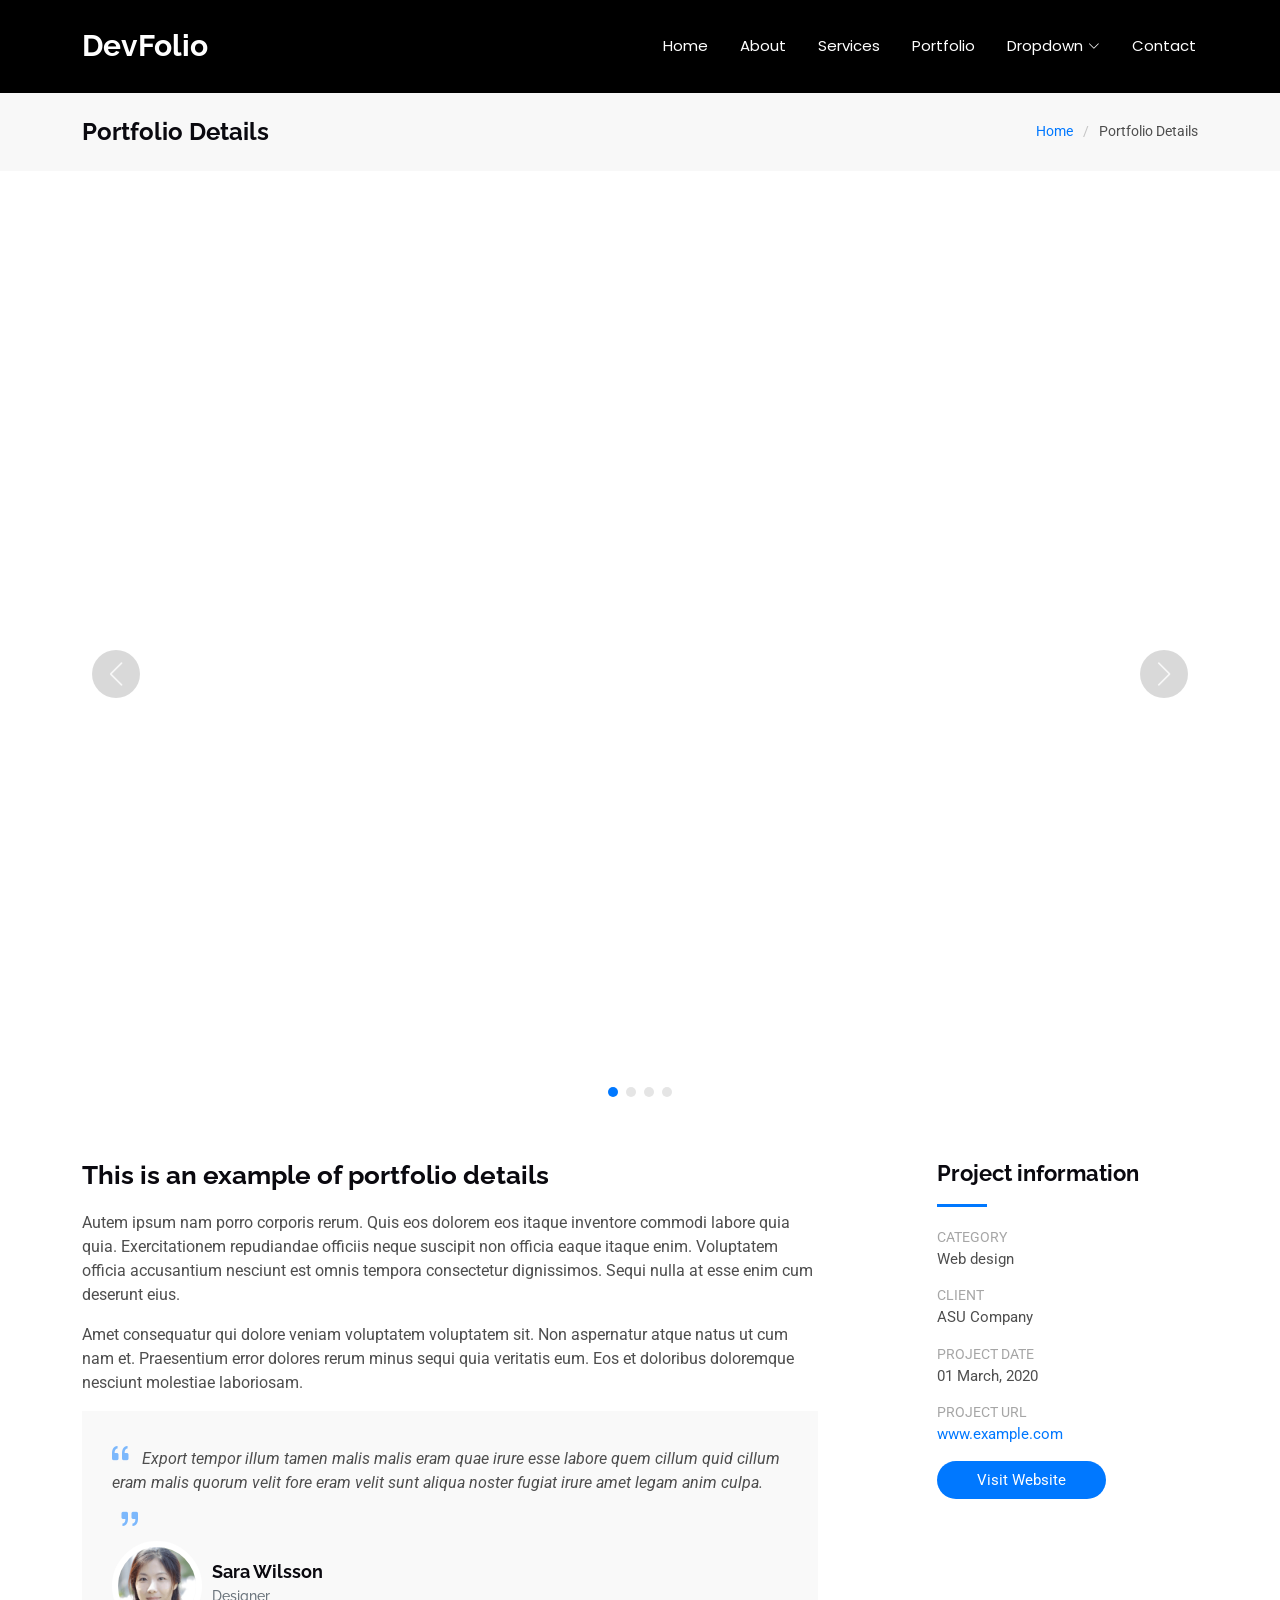
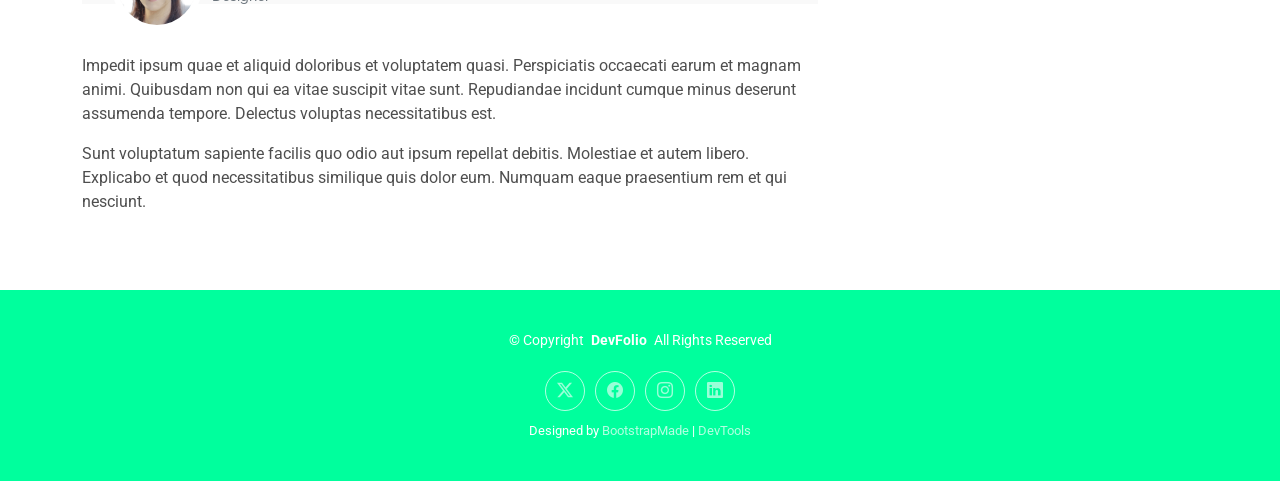
<file: portfolio-details copy.html>
<!DOCTYPE html>
<html lang="en">

<head>
  <meta charset="utf-8">
  <meta content="width=device-width, initial-scale=1.0" name="viewport">
  <title>Portfolio Details - DevFolio Bootstrap Template</title>
  <meta name="description" content="">
  <meta name="keywords" content="">

  <!-- Favicons -->
  <link href="assets/img/favicon.png" rel="icon">
  <link href="assets/img/apple-touch-icon.png" rel="apple-touch-icon">

  <!-- Fonts -->
  <link href="https://fonts.googleapis.com" rel="preconnect">
  <link href="https://fonts.gstatic.com" rel="preconnect" crossorigin>
  <link href="https://fonts.googleapis.com/css2?family=Roboto:ital,wght@0,100;0,300;0,400;0,500;0,700;0,900;1,100;1,300;1,400;1,500;1,700;1,900&family=Poppins:ital,wght@0,100;0,200;0,300;0,400;0,500;0,600;0,700;0,800;0,900;1,100;1,200;1,300;1,400;1,500;1,600;1,700;1,800;1,900&family=Raleway:ital,wght@0,100;0,200;0,300;0,400;0,500;0,600;0,700;0,800;0,900;1,100;1,200;1,300;1,400;1,500;1,600;1,700;1,800;1,900&display=swap" rel="stylesheet">

  <!-- Vendor CSS Files -->
  <link href="assets/vendor/bootstrap/css/bootstrap.min.css" rel="stylesheet">
  <link href="assets/vendor/bootstrap-icons/bootstrap-icons.css" rel="stylesheet">
  <link href="assets/vendor/aos/aos.css" rel="stylesheet">
  <link href="assets/vendor/glightbox/css/glightbox.min.css" rel="stylesheet">
  <link href="assets/vendor/swiper/swiper-bundle.min.css" rel="stylesheet">

  <!-- Main CSS File -->
  <link href="assets/css/main.css" rel="stylesheet">

  <!-- =======================================================
  * Template Name: DevFolio
  * Template URL: https://bootstrapmade.com/devfolio-bootstrap-portfolio-html-template/
  * Updated: Aug 07 2024 with Bootstrap v5.3.3
  * Author: BootstrapMade.com
  * License: https://bootstrapmade.com/license/
  ======================================================== -->
</head>

<body class="portfolio-details-page">

  <header id="header" class="header d-flex align-items-center sticky-top">
    <div class="container-fluid container-xl position-relative d-flex align-items-center justify-content-between">

      <a href="index.html" class="logo d-flex align-items-center">
        <!-- Uncomment the line below if you also wish to use an image logo -->
        <!-- <img src="assets/img/logo.png" alt=""> -->
        <h1 class="sitename">DevFolio</h1>
      </a>

      <nav id="navmenu" class="navmenu">
        <ul>
          <li><a href="#hero">Home<br></a></li>
          <li><a href="#about">About</a></li>
          <li><a href="#services">Services</a></li>
          <li><a href="#portfolio">Portfolio</a></li>
          <li class="dropdown"><a href="#"><span>Dropdown</span> <i class="bi bi-chevron-down toggle-dropdown"></i></a>
            <ul>
              <li><a href="#">Dropdown 1</a></li>
              <li class="dropdown"><a href="#"><span>Deep Dropdown</span> <i class="bi bi-chevron-down toggle-dropdown"></i></a>
                <ul>
                  <li><a href="#">Deep Dropdown 1</a></li>
                  <li><a href="#">Deep Dropdown 2</a></li>
                  <li><a href="#">Deep Dropdown 3</a></li>
                  <li><a href="#">Deep Dropdown 4</a></li>
                  <li><a href="#">Deep Dropdown 5</a></li>
                </ul>
              </li>
              <li><a href="#">Dropdown 2</a></li>
              <li><a href="#">Dropdown 3</a></li>
              <li><a href="#">Dropdown 4</a></li>
            </ul>
          </li>
          <li><a href="#contact">Contact</a></li>
        </ul>
        <i class="mobile-nav-toggle d-xl-none bi bi-list"></i>
      </nav>

    </div>
  </header>

  <main class="main">

    <!-- Page Title -->
    <div class="page-title" data-aos="fade">
      <div class="container d-lg-flex justify-content-between align-items-center">
        <h1 class="mb-2 mb-lg-0">Portfolio Details</h1>
        <nav class="breadcrumbs">
          <ol>
            <li><a href="index.html">Home</a></li>
            <li class="current">Portfolio Details</li>
          </ol>
        </nav>
      </div>
    </div><!-- End Page Title -->

    <!-- Portfolio Details Section -->
    <section id="portfolio-details" class="portfolio-details section">

      <div class="container" data-aos="fade-up">

        <div class="portfolio-details-slider swiper init-swiper">
          <script type="application/json" class="swiper-config">
            {
              "loop": true,
              "speed": 600,
              "autoplay": {
                "delay": 5000
              },
              "slidesPerView": "auto",
              "navigation": {
                "nextEl": ".swiper-button-next",
                "prevEl": ".swiper-button-prev"
              },
              "pagination": {
                "el": ".swiper-pagination",
                "type": "bullets",
                "clickable": true
              }
            }
          </script>
          <div class="swiper-wrapper align-items-center">

            <div class="swiper-slide">
              <iframe width="560" height="315" src="https://www.youtube.com/embed/xWLmsCE_w4k?autoplay=1&mute=1"></iframe>
            </div>

            <div class="swiper-slide">
              <img src="assets/img/portfolio/product-1.jpg" alt="">
            </div>

            <div class="swiper-slide">
              <img src="assets/img/portfolio/branding-1.jpg" alt="">
            </div>

            <div class="swiper-slide">
              <img src="assets/img/portfolio/books-1.jpg" alt="">
            </div>

          </div>
          <div class="swiper-button-prev"></div>
          <div class="swiper-button-next"></div>
          <div class="swiper-pagination"></div>
        </div>

        <div class="row justify-content-between gy-4 mt-4">

          <div class="col-lg-8" data-aos="fade-up">
            <div class="portfolio-description">
              <h2>This is an example of portfolio details</h2>
              <p>
                Autem ipsum nam porro corporis rerum. Quis eos dolorem eos itaque inventore commodi labore quia quia. Exercitationem repudiandae officiis neque suscipit non officia eaque itaque enim. Voluptatem officia accusantium nesciunt est omnis tempora consectetur dignissimos. Sequi nulla at esse enim cum deserunt eius.
              </p>
              <p>
                Amet consequatur qui dolore veniam voluptatem voluptatem sit. Non aspernatur atque natus ut cum nam et. Praesentium error dolores rerum minus sequi quia veritatis eum. Eos et doloribus doloremque nesciunt molestiae laboriosam.
              </p>

              <div class="testimonial-item">
                <p>
                  <i class="bi bi-quote quote-icon-left"></i>
                  <span>Export tempor illum tamen malis malis eram quae irure esse labore quem cillum quid cillum eram malis quorum velit fore eram velit sunt aliqua noster fugiat irure amet legam anim culpa.</span>
                  <i class="bi bi-quote quote-icon-right"></i>
                </p>
                <div>
                  <img src="assets/img/testimonials/testimonials-2.jpg" class="testimonial-img" alt="">
                  <h3>Sara Wilsson</h3>
                  <h4>Designer</h4>
                </div>
              </div>

              <p>
                Impedit ipsum quae et aliquid doloribus et voluptatem quasi. Perspiciatis occaecati earum et magnam animi. Quibusdam non qui ea vitae suscipit vitae sunt. Repudiandae incidunt cumque minus deserunt assumenda tempore. Delectus voluptas necessitatibus est.
              </p>

              <p>
                Sunt voluptatum sapiente facilis quo odio aut ipsum repellat debitis. Molestiae et autem libero. Explicabo et quod necessitatibus similique quis dolor eum. Numquam eaque praesentium rem et qui nesciunt.
              </p>

            </div>
          </div>

          <div class="col-lg-3" data-aos="fade-up" data-aos-delay="100">
            <div class="portfolio-info">
              <h3>Project information</h3>
              <ul>
                <li><strong>Category</strong> Web design</li>
                <li><strong>Client</strong> ASU Company</li>
                <li><strong>Project date</strong> 01 March, 2020</li>
                <li><strong>Project URL</strong> <a href="#">www.example.com</a></li>
                <li><a href="#" class="btn-visit align-self-start">Visit Website</a></li>
              </ul>
            </div>
          </div>

        </div>

      </div>

    </section><!-- /Portfolio Details Section -->

  </main>

  <footer id="footer" class="footer accent-background">

    <div class="container">
      <div class="copyright text-center ">
        <p>© <span>Copyright</span> <strong class="px-1 sitename">DevFolio</strong> <span>All Rights Reserved</span></p>
      </div>
      <div class="social-links d-flex justify-content-center">
        <a href=""><i class="bi bi-twitter-x"></i></a>
        <a href=""><i class="bi bi-facebook"></i></a>
        <a href=""><i class="bi bi-instagram"></i></a>
        <a href=""><i class="bi bi-linkedin"></i></a>
      </div>
      <div class="credits">
        <!-- All the links in the footer should remain intact. -->
        <!-- You can delete the links only if you've purchased the pro version. -->
        <!-- Licensing information: https://bootstrapmade.com/license/ -->
        <!-- Purchase the pro version with working PHP/AJAX contact form: [buy-url] -->
        Designed by <a href="https://bootstrapmade.com/">BootstrapMade</a> | <a href="https://bootstrapmade.com/tools/">DevTools</a>
      </div>
    </div>

  </footer>

  <!-- Scroll Top -->
  <a href="#" id="scroll-top" class="scroll-top d-flex align-items-center justify-content-center"><i class="bi bi-arrow-up-short"></i></a>

  <!-- Preloader -->
  <div id="preloader"></div>

  <!-- Vendor JS Files -->
  <script src="assets/vendor/bootstrap/js/bootstrap.bundle.min.js"></script>
  <script src="assets/vendor/php-email-form/validate.js"></script>
  <script src="assets/vendor/aos/aos.js"></script>
  <script src="assets/vendor/typed.js/typed.umd.js"></script>
  <script src="assets/vendor/waypoints/noframework.waypoints.js"></script>
  <script src="assets/vendor/purecounter/purecounter_vanilla.js"></script>
  <script src="assets/vendor/glightbox/js/glightbox.min.js"></script>
  <script src="assets/vendor/imagesloaded/imagesloaded.pkgd.min.js"></script>
  <script src="assets/vendor/isotope-layout/isotope.pkgd.min.js"></script>
  <script src="assets/vendor/swiper/swiper-bundle.min.js"></script>

  <!-- Main JS File -->
  <script src="assets/js/main.js"></script>

</body>

</html>
</file>
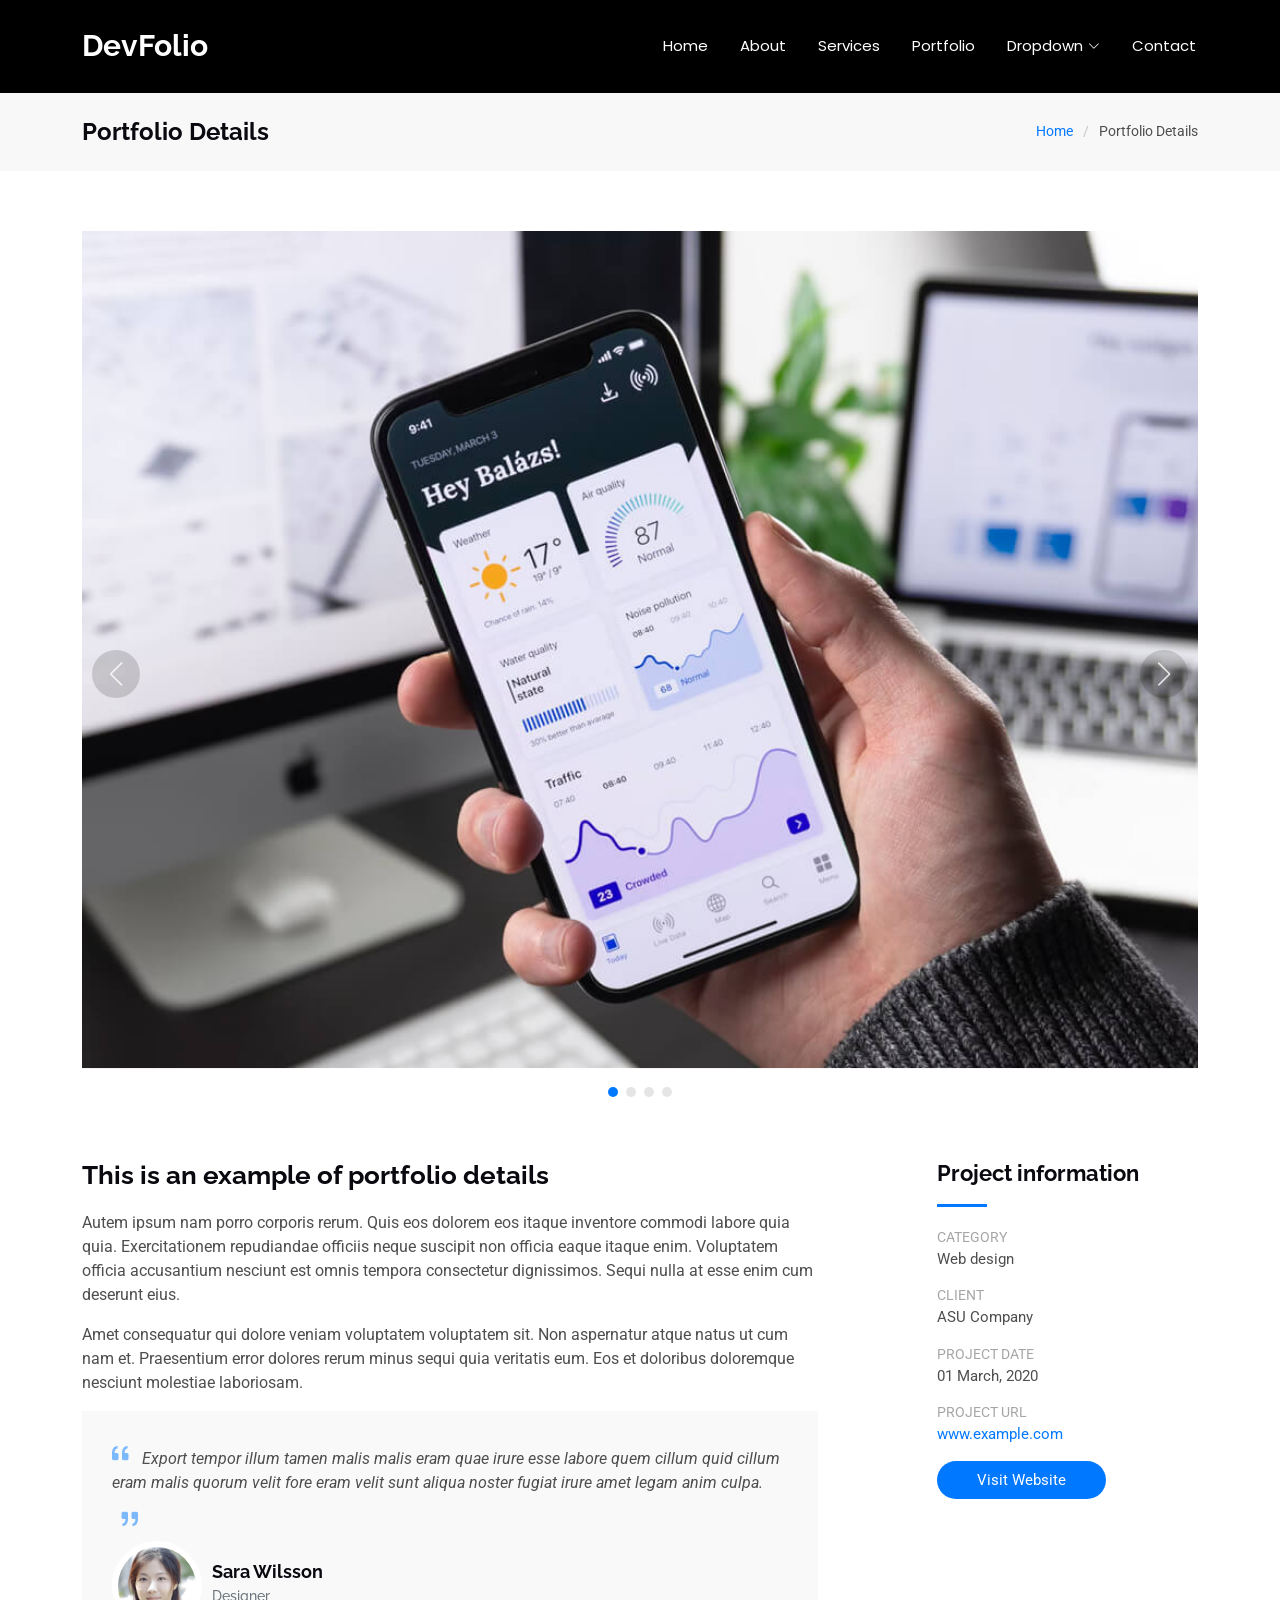
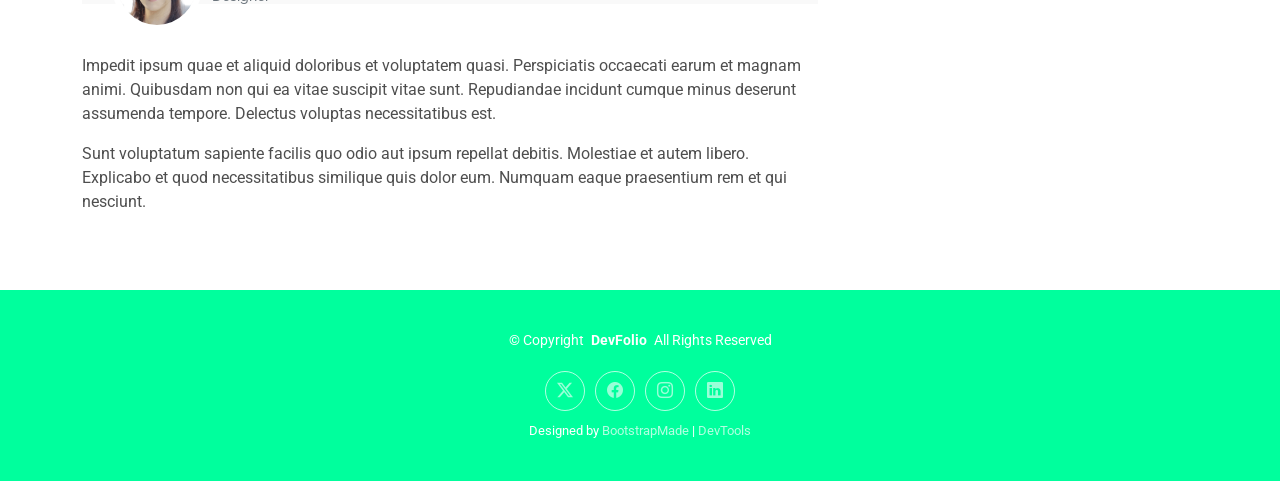
<file: portfolio-details.html>
<!DOCTYPE html>
<html lang="en">

<head>
  <meta charset="utf-8">
  <meta content="width=device-width, initial-scale=1.0" name="viewport">
  <title>Portfolio Details - DevFolio Bootstrap Template</title>
  <meta name="description" content="">
  <meta name="keywords" content="">

  <!-- Favicons -->
  <link href="assets/img/favicon.png" rel="icon">
  <link href="assets/img/apple-touch-icon.png" rel="apple-touch-icon">

  <!-- Fonts -->
  <link href="https://fonts.googleapis.com" rel="preconnect">
  <link href="https://fonts.gstatic.com" rel="preconnect" crossorigin>
  <link href="https://fonts.googleapis.com/css2?family=Roboto:ital,wght@0,100;0,300;0,400;0,500;0,700;0,900;1,100;1,300;1,400;1,500;1,700;1,900&family=Poppins:ital,wght@0,100;0,200;0,300;0,400;0,500;0,600;0,700;0,800;0,900;1,100;1,200;1,300;1,400;1,500;1,600;1,700;1,800;1,900&family=Raleway:ital,wght@0,100;0,200;0,300;0,400;0,500;0,600;0,700;0,800;0,900;1,100;1,200;1,300;1,400;1,500;1,600;1,700;1,800;1,900&display=swap" rel="stylesheet">

  <!-- Vendor CSS Files -->
  <link href="assets/vendor/bootstrap/css/bootstrap.min.css" rel="stylesheet">
  <link href="assets/vendor/bootstrap-icons/bootstrap-icons.css" rel="stylesheet">
  <link href="assets/vendor/aos/aos.css" rel="stylesheet">
  <link href="assets/vendor/glightbox/css/glightbox.min.css" rel="stylesheet">
  <link href="assets/vendor/swiper/swiper-bundle.min.css" rel="stylesheet">

  <!-- Main CSS File -->
  <link href="assets/css/main.css" rel="stylesheet">

  <!-- =======================================================
  * Template Name: DevFolio
  * Template URL: https://bootstrapmade.com/devfolio-bootstrap-portfolio-html-template/
  * Updated: Aug 07 2024 with Bootstrap v5.3.3
  * Author: BootstrapMade.com
  * License: https://bootstrapmade.com/license/
  ======================================================== -->
</head>

<body class="portfolio-details-page">

  <header id="header" class="header d-flex align-items-center sticky-top">
    <div class="container-fluid container-xl position-relative d-flex align-items-center justify-content-between">

      <a href="index.html" class="logo d-flex align-items-center">
        <!-- Uncomment the line below if you also wish to use an image logo -->
        <!-- <img src="assets/img/logo.png" alt=""> -->
        <h1 class="sitename">DevFolio</h1>
      </a>

      <nav id="navmenu" class="navmenu">
        <ul>
          <li><a href="#hero">Home<br></a></li>
          <li><a href="#about">About</a></li>
          <li><a href="#services">Services</a></li>
          <li><a href="#portfolio">Portfolio</a></li>
          <li class="dropdown"><a href="#"><span>Dropdown</span> <i class="bi bi-chevron-down toggle-dropdown"></i></a>
            <ul>
              <li><a href="#">Dropdown 1</a></li>
              <li class="dropdown"><a href="#"><span>Deep Dropdown</span> <i class="bi bi-chevron-down toggle-dropdown"></i></a>
                <ul>
                  <li><a href="#">Deep Dropdown 1</a></li>
                  <li><a href="#">Deep Dropdown 2</a></li>
                  <li><a href="#">Deep Dropdown 3</a></li>
                  <li><a href="#">Deep Dropdown 4</a></li>
                  <li><a href="#">Deep Dropdown 5</a></li>
                </ul>
              </li>
              <li><a href="#">Dropdown 2</a></li>
              <li><a href="#">Dropdown 3</a></li>
              <li><a href="#">Dropdown 4</a></li>
            </ul>
          </li>
          <li><a href="#contact">Contact</a></li>
        </ul>
        <i class="mobile-nav-toggle d-xl-none bi bi-list"></i>
      </nav>

    </div>
  </header>

  <main class="main">

    <!-- Page Title -->
    <div class="page-title" data-aos="fade">
      <div class="container d-lg-flex justify-content-between align-items-center">
        <h1 class="mb-2 mb-lg-0">Portfolio Details</h1>
        <nav class="breadcrumbs">
          <ol>
            <li><a href="index.html">Home</a></li>
            <li class="current">Portfolio Details</li>
          </ol>
        </nav>
      </div>
    </div><!-- End Page Title -->

    <!-- Portfolio Details Section -->
    <section id="portfolio-details" class="portfolio-details section">

      <div class="container" data-aos="fade-up">

        <div class="portfolio-details-slider swiper init-swiper">
          <script type="application/json" class="swiper-config">
            {
              "loop": true,
              "speed": 600,
              "autoplay": {
                "delay": 5000
              },
              "slidesPerView": "auto",
              "navigation": {
                "nextEl": ".swiper-button-next",
                "prevEl": ".swiper-button-prev"
              },
              "pagination": {
                "el": ".swiper-pagination",
                "type": "bullets",
                "clickable": true
              }
            }
          </script>
          <div class="swiper-wrapper align-items-center">

            <div class="swiper-slide">
              <img src="assets/img/portfolio/app-1.jpg" alt="">
            </div>

            <div class="swiper-slide">
              <img src="assets/img/portfolio/product-1.jpg" alt="">
            </div>

            <div class="swiper-slide">
              <img src="assets/img/portfolio/branding-1.jpg" alt="">
            </div>

            <div class="swiper-slide">
              <img src="assets/img/portfolio/books-1.jpg" alt="">
            </div>

          </div>
          <div class="swiper-button-prev"></div>
          <div class="swiper-button-next"></div>
          <div class="swiper-pagination"></div>
        </div>

        <div class="row justify-content-between gy-4 mt-4">

          <div class="col-lg-8" data-aos="fade-up">
            <div class="portfolio-description">
              <h2>This is an example of portfolio details</h2>
              <p>
                Autem ipsum nam porro corporis rerum. Quis eos dolorem eos itaque inventore commodi labore quia quia. Exercitationem repudiandae officiis neque suscipit non officia eaque itaque enim. Voluptatem officia accusantium nesciunt est omnis tempora consectetur dignissimos. Sequi nulla at esse enim cum deserunt eius.
              </p>
              <p>
                Amet consequatur qui dolore veniam voluptatem voluptatem sit. Non aspernatur atque natus ut cum nam et. Praesentium error dolores rerum minus sequi quia veritatis eum. Eos et doloribus doloremque nesciunt molestiae laboriosam.
              </p>

              <div class="testimonial-item">
                <p>
                  <i class="bi bi-quote quote-icon-left"></i>
                  <span>Export tempor illum tamen malis malis eram quae irure esse labore quem cillum quid cillum eram malis quorum velit fore eram velit sunt aliqua noster fugiat irure amet legam anim culpa.</span>
                  <i class="bi bi-quote quote-icon-right"></i>
                </p>
                <div>
                  <img src="assets/img/testimonials/testimonials-2.jpg" class="testimonial-img" alt="">
                  <h3>Sara Wilsson</h3>
                  <h4>Designer</h4>
                </div>
              </div>

              <p>
                Impedit ipsum quae et aliquid doloribus et voluptatem quasi. Perspiciatis occaecati earum et magnam animi. Quibusdam non qui ea vitae suscipit vitae sunt. Repudiandae incidunt cumque minus deserunt assumenda tempore. Delectus voluptas necessitatibus est.
              </p>

              <p>
                Sunt voluptatum sapiente facilis quo odio aut ipsum repellat debitis. Molestiae et autem libero. Explicabo et quod necessitatibus similique quis dolor eum. Numquam eaque praesentium rem et qui nesciunt.
              </p>

            </div>
          </div>

          <div class="col-lg-3" data-aos="fade-up" data-aos-delay="100">
            <div class="portfolio-info">
              <h3>Project information</h3>
              <ul>
                <li><strong>Category</strong> Web design</li>
                <li><strong>Client</strong> ASU Company</li>
                <li><strong>Project date</strong> 01 March, 2020</li>
                <li><strong>Project URL</strong> <a href="#">www.example.com</a></li>
                <li><a href="#" class="btn-visit align-self-start">Visit Website</a></li>
              </ul>
            </div>
          </div>

        </div>

      </div>

    </section><!-- /Portfolio Details Section -->

  </main>

  <footer id="footer" class="footer accent-background">

    <div class="container">
      <div class="copyright text-center ">
        <p>© <span>Copyright</span> <strong class="px-1 sitename">DevFolio</strong> <span>All Rights Reserved</span></p>
      </div>
      <div class="social-links d-flex justify-content-center">
        <a href=""><i class="bi bi-twitter-x"></i></a>
        <a href=""><i class="bi bi-facebook"></i></a>
        <a href=""><i class="bi bi-instagram"></i></a>
        <a href=""><i class="bi bi-linkedin"></i></a>
      </div>
      <div class="credits">
        <!-- All the links in the footer should remain intact. -->
        <!-- You can delete the links only if you've purchased the pro version. -->
        <!-- Licensing information: https://bootstrapmade.com/license/ -->
        <!-- Purchase the pro version with working PHP/AJAX contact form: [buy-url] -->
        Designed by <a href="https://bootstrapmade.com/">BootstrapMade</a> | <a href="https://bootstrapmade.com/tools/">DevTools</a>
      </div>
    </div>

  </footer>

  <!-- Scroll Top -->
  <a href="#" id="scroll-top" class="scroll-top d-flex align-items-center justify-content-center"><i class="bi bi-arrow-up-short"></i></a>

  <!-- Preloader -->
  <div id="preloader"></div>

  <!-- Vendor JS Files -->
  <script src="assets/vendor/bootstrap/js/bootstrap.bundle.min.js"></script>
  <script src="assets/vendor/php-email-form/validate.js"></script>
  <script src="assets/vendor/aos/aos.js"></script>
  <script src="assets/vendor/typed.js/typed.umd.js"></script>
  <script src="assets/vendor/waypoints/noframework.waypoints.js"></script>
  <script src="assets/vendor/purecounter/purecounter_vanilla.js"></script>
  <script src="assets/vendor/glightbox/js/glightbox.min.js"></script>
  <script src="assets/vendor/imagesloaded/imagesloaded.pkgd.min.js"></script>
  <script src="assets/vendor/isotope-layout/isotope.pkgd.min.js"></script>
  <script src="assets/vendor/swiper/swiper-bundle.min.js"></script>

  <!-- Main JS File -->
  <script src="assets/js/main.js"></script>

</body>

</html>
</file>
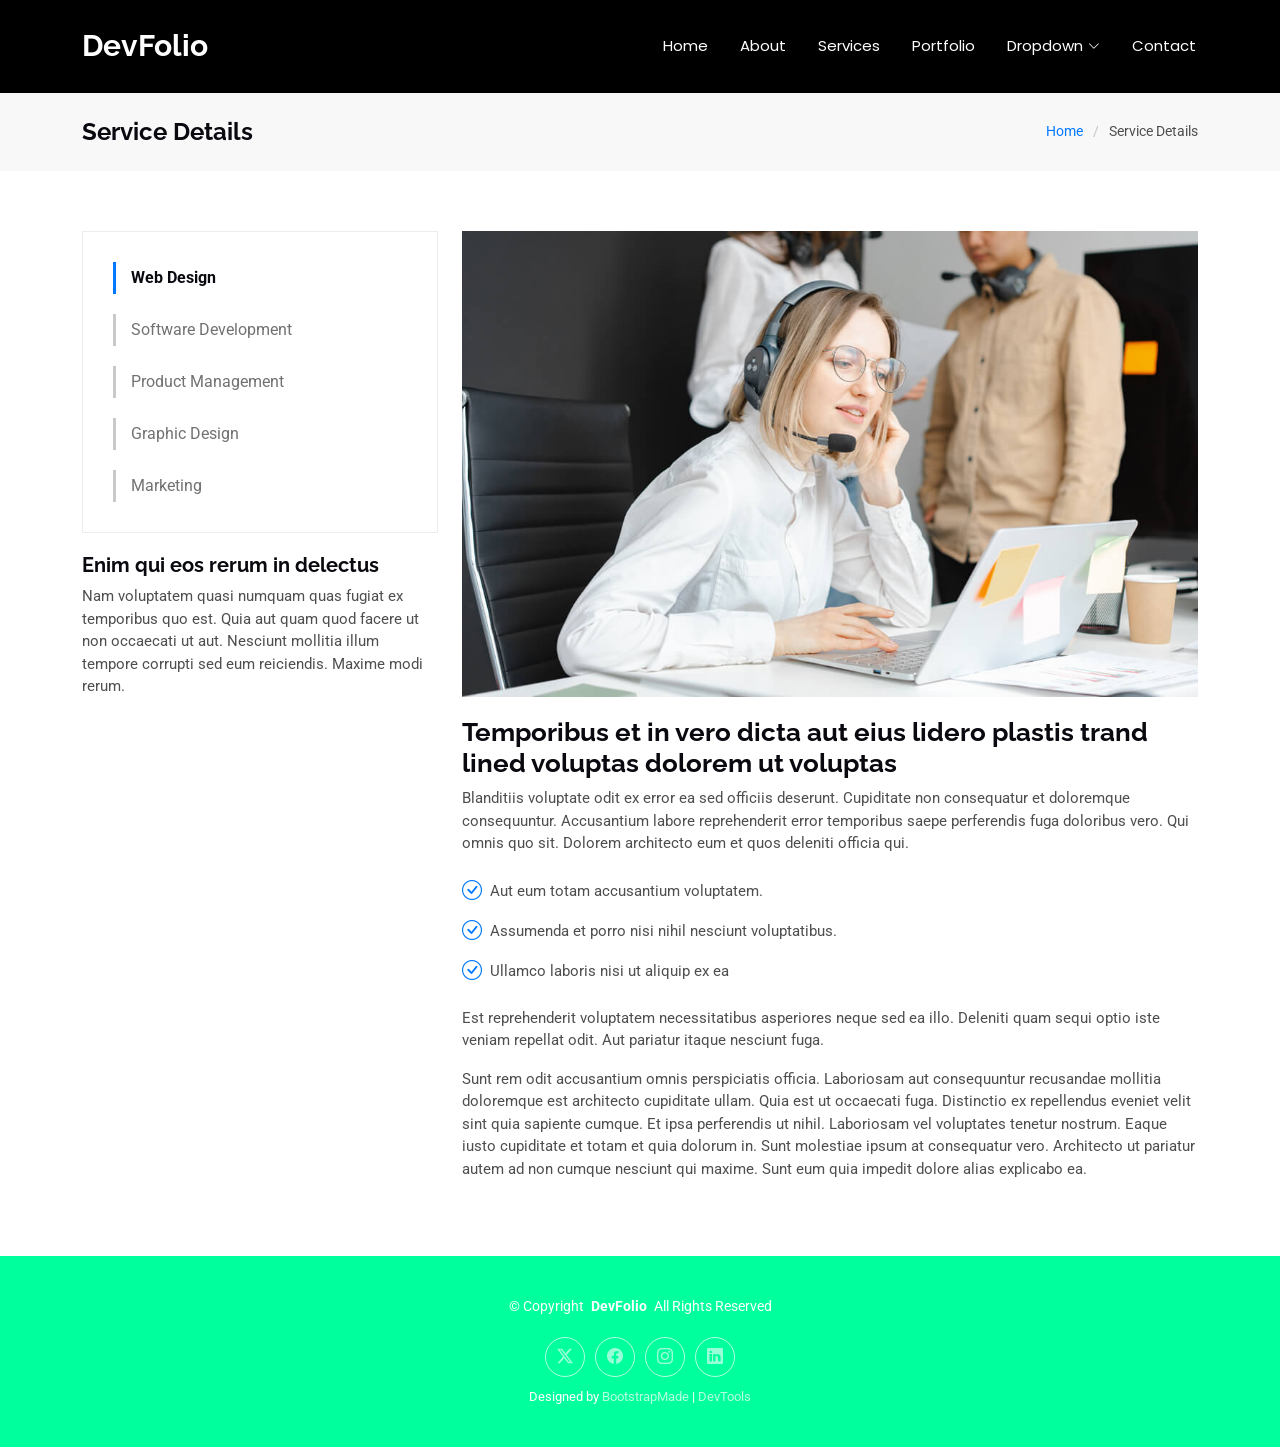
<file: service-details.html>
<!DOCTYPE html>
<html lang="en">

<head>
  <meta charset="utf-8">
  <meta content="width=device-width, initial-scale=1.0" name="viewport">
  <title>Service Details - DevFolio Bootstrap Template</title>
  <meta name="description" content="">
  <meta name="keywords" content="">

  <!-- Favicons -->
  <link href="assets/img/favicon.png" rel="icon">
  <link href="assets/img/apple-touch-icon.png" rel="apple-touch-icon">

  <!-- Fonts -->
  <link href="https://fonts.googleapis.com" rel="preconnect">
  <link href="https://fonts.gstatic.com" rel="preconnect" crossorigin>
  <link href="https://fonts.googleapis.com/css2?family=Roboto:ital,wght@0,100;0,300;0,400;0,500;0,700;0,900;1,100;1,300;1,400;1,500;1,700;1,900&family=Poppins:ital,wght@0,100;0,200;0,300;0,400;0,500;0,600;0,700;0,800;0,900;1,100;1,200;1,300;1,400;1,500;1,600;1,700;1,800;1,900&family=Raleway:ital,wght@0,100;0,200;0,300;0,400;0,500;0,600;0,700;0,800;0,900;1,100;1,200;1,300;1,400;1,500;1,600;1,700;1,800;1,900&display=swap" rel="stylesheet">

  <!-- Vendor CSS Files -->
  <link href="assets/vendor/bootstrap/css/bootstrap.min.css" rel="stylesheet">
  <link href="assets/vendor/bootstrap-icons/bootstrap-icons.css" rel="stylesheet">
  <link href="assets/vendor/aos/aos.css" rel="stylesheet">
  <link href="assets/vendor/glightbox/css/glightbox.min.css" rel="stylesheet">
  <link href="assets/vendor/swiper/swiper-bundle.min.css" rel="stylesheet">

  <!-- Main CSS File -->
  <link href="assets/css/main.css" rel="stylesheet">

  <!-- =======================================================
  * Template Name: DevFolio
  * Template URL: https://bootstrapmade.com/devfolio-bootstrap-portfolio-html-template/
  * Updated: Aug 07 2024 with Bootstrap v5.3.3
  * Author: BootstrapMade.com
  * License: https://bootstrapmade.com/license/
  ======================================================== -->
</head>

<body class="service-details-page">

  <header id="header" class="header d-flex align-items-center sticky-top">
    <div class="container-fluid container-xl position-relative d-flex align-items-center justify-content-between">

      <a href="index.html" class="logo d-flex align-items-center">
        <!-- Uncomment the line below if you also wish to use an image logo -->
        <!-- <img src="assets/img/logo.png" alt=""> -->
        <h1 class="sitename">DevFolio</h1>
      </a>

      <nav id="navmenu" class="navmenu">
        <ul>
          <li><a href="#hero">Home<br></a></li>
          <li><a href="#about">About</a></li>
          <li><a href="#services">Services</a></li>
          <li><a href="#portfolio">Portfolio</a></li>
          <li class="dropdown"><a href="#"><span>Dropdown</span> <i class="bi bi-chevron-down toggle-dropdown"></i></a>
            <ul>
              <li><a href="#">Dropdown 1</a></li>
              <li class="dropdown"><a href="#"><span>Deep Dropdown</span> <i class="bi bi-chevron-down toggle-dropdown"></i></a>
                <ul>
                  <li><a href="#">Deep Dropdown 1</a></li>
                  <li><a href="#">Deep Dropdown 2</a></li>
                  <li><a href="#">Deep Dropdown 3</a></li>
                  <li><a href="#">Deep Dropdown 4</a></li>
                  <li><a href="#">Deep Dropdown 5</a></li>
                </ul>
              </li>
              <li><a href="#">Dropdown 2</a></li>
              <li><a href="#">Dropdown 3</a></li>
              <li><a href="#">Dropdown 4</a></li>
            </ul>
          </li>
          <li><a href="#contact">Contact</a></li>
        </ul>
        <i class="mobile-nav-toggle d-xl-none bi bi-list"></i>
      </nav>

    </div>
  </header>

  <main class="main">

    <!-- Page Title -->
    <div class="page-title" data-aos="fade">
      <div class="container d-lg-flex justify-content-between align-items-center">
        <h1 class="mb-2 mb-lg-0">Service Details</h1>
        <nav class="breadcrumbs">
          <ol>
            <li><a href="index.html">Home</a></li>
            <li class="current">Service Details</li>
          </ol>
        </nav>
      </div>
    </div><!-- End Page Title -->

    <!-- Service Details Section -->
    <section id="service-details" class="service-details section">

      <div class="container">

        <div class="row gy-4">

          <div class="col-lg-4" data-aos="fade-up" data-aos-delay="100">
            <div class="services-list">
              <a href="#" class="active">Web Design</a>
              <a href="#">Software Development</a>
              <a href="#">Product Management</a>
              <a href="#">Graphic Design</a>
              <a href="#">Marketing</a>
            </div>

            <h4>Enim qui eos rerum in delectus</h4>
            <p>Nam voluptatem quasi numquam quas fugiat ex temporibus quo est. Quia aut quam quod facere ut non occaecati ut aut. Nesciunt mollitia illum tempore corrupti sed eum reiciendis. Maxime modi rerum.</p>
          </div>

          <div class="col-lg-8" data-aos="fade-up" data-aos-delay="200">
            <img src="assets/img/services.jpg" alt="" class="img-fluid services-img">
            <h3>Temporibus et in vero dicta aut eius lidero plastis trand lined voluptas dolorem ut voluptas</h3>
            <p>
              Blanditiis voluptate odit ex error ea sed officiis deserunt. Cupiditate non consequatur et doloremque consequuntur. Accusantium labore reprehenderit error temporibus saepe perferendis fuga doloribus vero. Qui omnis quo sit. Dolorem architecto eum et quos deleniti officia qui.
            </p>
            <ul>
              <li><i class="bi bi-check-circle"></i> <span>Aut eum totam accusantium voluptatem.</span></li>
              <li><i class="bi bi-check-circle"></i> <span>Assumenda et porro nisi nihil nesciunt voluptatibus.</span></li>
              <li><i class="bi bi-check-circle"></i> <span>Ullamco laboris nisi ut aliquip ex ea</span></li>
            </ul>
            <p>
              Est reprehenderit voluptatem necessitatibus asperiores neque sed ea illo. Deleniti quam sequi optio iste veniam repellat odit. Aut pariatur itaque nesciunt fuga.
            </p>
            <p>
              Sunt rem odit accusantium omnis perspiciatis officia. Laboriosam aut consequuntur recusandae mollitia doloremque est architecto cupiditate ullam. Quia est ut occaecati fuga. Distinctio ex repellendus eveniet velit sint quia sapiente cumque. Et ipsa perferendis ut nihil. Laboriosam vel voluptates tenetur nostrum. Eaque iusto cupiditate et totam et quia dolorum in. Sunt molestiae ipsum at consequatur vero. Architecto ut pariatur autem ad non cumque nesciunt qui maxime. Sunt eum quia impedit dolore alias explicabo ea.
            </p>
          </div>

        </div>

      </div>

    </section><!-- /Service Details Section -->

  </main>

  <footer id="footer" class="footer accent-background">

    <div class="container">
      <div class="copyright text-center ">
        <p>© <span>Copyright</span> <strong class="px-1 sitename">DevFolio</strong> <span>All Rights Reserved</span></p>
      </div>
      <div class="social-links d-flex justify-content-center">
        <a href=""><i class="bi bi-twitter-x"></i></a>
        <a href=""><i class="bi bi-facebook"></i></a>
        <a href=""><i class="bi bi-instagram"></i></a>
        <a href=""><i class="bi bi-linkedin"></i></a>
      </div>
      <div class="credits">
        <!-- All the links in the footer should remain intact. -->
        <!-- You can delete the links only if you've purchased the pro version. -->
        <!-- Licensing information: https://bootstrapmade.com/license/ -->
        <!-- Purchase the pro version with working PHP/AJAX contact form: [buy-url] -->
        Designed by <a href="https://bootstrapmade.com/">BootstrapMade</a> | <a href="https://bootstrapmade.com/tools/">DevTools</a>
      </div>
    </div>

  </footer>

  <!-- Scroll Top -->
  <a href="#" id="scroll-top" class="scroll-top d-flex align-items-center justify-content-center"><i class="bi bi-arrow-up-short"></i></a>

  <!-- Preloader -->
  <div id="preloader"></div>

  <!-- Vendor JS Files -->
  <script src="assets/vendor/bootstrap/js/bootstrap.bundle.min.js"></script>
  <script src="assets/vendor/php-email-form/validate.js"></script>
  <script src="assets/vendor/aos/aos.js"></script>
  <script src="assets/vendor/typed.js/typed.umd.js"></script>
  <script src="assets/vendor/waypoints/noframework.waypoints.js"></script>
  <script src="assets/vendor/purecounter/purecounter_vanilla.js"></script>
  <script src="assets/vendor/glightbox/js/glightbox.min.js"></script>
  <script src="assets/vendor/imagesloaded/imagesloaded.pkgd.min.js"></script>
  <script src="assets/vendor/isotope-layout/isotope.pkgd.min.js"></script>
  <script src="assets/vendor/swiper/swiper-bundle.min.js"></script>

  <!-- Main JS File -->
  <script src="assets/js/main.js"></script>

</body>

</html>
</file>
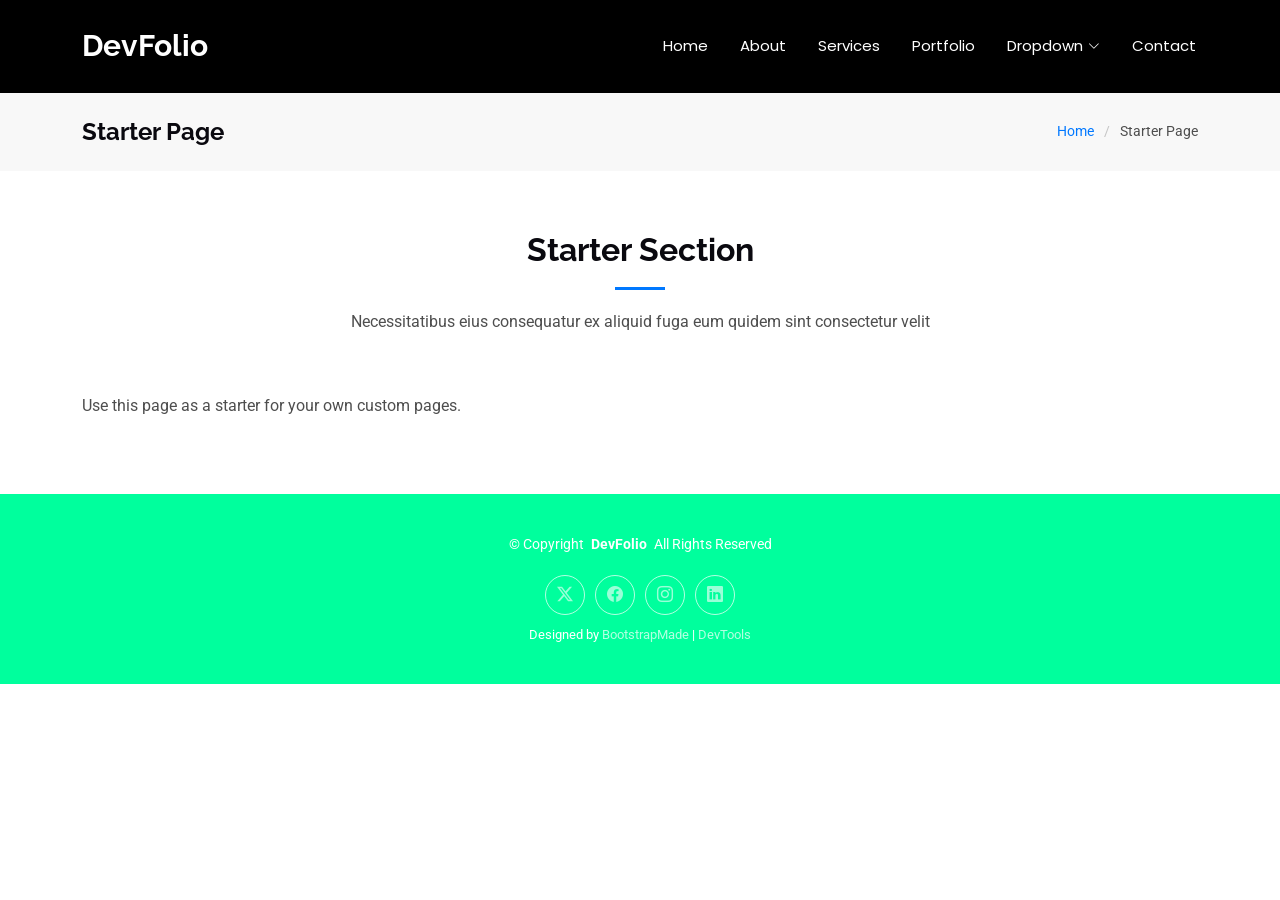
<file: starter-page.html>
<!DOCTYPE html>
<html lang="en">

<head>
  <meta charset="utf-8">
  <meta content="width=device-width, initial-scale=1.0" name="viewport">
  <title>Starter Page - DevFolio Bootstrap Template</title>
  <meta name="description" content="">
  <meta name="keywords" content="">

  <!-- Favicons -->
  <link href="assets/img/favicon.png" rel="icon">
  <link href="assets/img/apple-touch-icon.png" rel="apple-touch-icon">

  <!-- Fonts -->
  <link href="https://fonts.googleapis.com" rel="preconnect">
  <link href="https://fonts.gstatic.com" rel="preconnect" crossorigin>
  <link href="https://fonts.googleapis.com/css2?family=Roboto:ital,wght@0,100;0,300;0,400;0,500;0,700;0,900;1,100;1,300;1,400;1,500;1,700;1,900&family=Poppins:ital,wght@0,100;0,200;0,300;0,400;0,500;0,600;0,700;0,800;0,900;1,100;1,200;1,300;1,400;1,500;1,600;1,700;1,800;1,900&family=Raleway:ital,wght@0,100;0,200;0,300;0,400;0,500;0,600;0,700;0,800;0,900;1,100;1,200;1,300;1,400;1,500;1,600;1,700;1,800;1,900&display=swap" rel="stylesheet">

  <!-- Vendor CSS Files -->
  <link href="assets/vendor/bootstrap/css/bootstrap.min.css" rel="stylesheet">
  <link href="assets/vendor/bootstrap-icons/bootstrap-icons.css" rel="stylesheet">
  <link href="assets/vendor/aos/aos.css" rel="stylesheet">
  <link href="assets/vendor/glightbox/css/glightbox.min.css" rel="stylesheet">
  <link href="assets/vendor/swiper/swiper-bundle.min.css" rel="stylesheet">

  <!-- Main CSS File -->
  <link href="assets/css/main.css" rel="stylesheet">

  <!-- =======================================================
  * Template Name: DevFolio
  * Template URL: https://bootstrapmade.com/devfolio-bootstrap-portfolio-html-template/
  * Updated: Aug 07 2024 with Bootstrap v5.3.3
  * Author: BootstrapMade.com
  * License: https://bootstrapmade.com/license/
  ======================================================== -->
</head>

<body class="starter-page-page">

  <header id="header" class="header d-flex align-items-center sticky-top">
    <div class="container-fluid container-xl position-relative d-flex align-items-center justify-content-between">

      <a href="index.html" class="logo d-flex align-items-center">
        <!-- Uncomment the line below if you also wish to use an image logo -->
        <!-- <img src="assets/img/logo.png" alt=""> -->
        <h1 class="sitename">DevFolio</h1>
      </a>

      <nav id="navmenu" class="navmenu">
        <ul>
          <li><a href="#hero">Home<br></a></li>
          <li><a href="#about">About</a></li>
          <li><a href="#services">Services</a></li>
          <li><a href="#portfolio">Portfolio</a></li>
          <li class="dropdown"><a href="#"><span>Dropdown</span> <i class="bi bi-chevron-down toggle-dropdown"></i></a>
            <ul>
              <li><a href="#">Dropdown 1</a></li>
              <li class="dropdown"><a href="#"><span>Deep Dropdown</span> <i class="bi bi-chevron-down toggle-dropdown"></i></a>
                <ul>
                  <li><a href="#">Deep Dropdown 1</a></li>
                  <li><a href="#">Deep Dropdown 2</a></li>
                  <li><a href="#">Deep Dropdown 3</a></li>
                  <li><a href="#">Deep Dropdown 4</a></li>
                  <li><a href="#">Deep Dropdown 5</a></li>
                </ul>
              </li>
              <li><a href="#">Dropdown 2</a></li>
              <li><a href="#">Dropdown 3</a></li>
              <li><a href="#">Dropdown 4</a></li>
            </ul>
          </li>
          <li><a href="#contact">Contact</a></li>
        </ul>
        <i class="mobile-nav-toggle d-xl-none bi bi-list"></i>
      </nav>

    </div>
  </header>

  <main class="main">

    <!-- Page Title -->
    <div class="page-title" data-aos="fade">
      <div class="container d-lg-flex justify-content-between align-items-center">
        <h1 class="mb-2 mb-lg-0">Starter Page</h1>
        <nav class="breadcrumbs">
          <ol>
            <li><a href="index.html">Home</a></li>
            <li class="current">Starter Page</li>
          </ol>
        </nav>
      </div>
    </div><!-- End Page Title -->

    <!-- Starter Section Section -->
    <section id="starter-section" class="starter-section section">

      <!-- Section Title -->
      <div class="container section-title" data-aos="fade-up">
        <h2>Starter Section</h2>
        <p>Necessitatibus eius consequatur ex aliquid fuga eum quidem sint consectetur velit</p>
      </div><!-- End Section Title -->

      <div class="container" data-aos="fade-up">
        <p>Use this page as a starter for your own custom pages.</p>
      </div>

    </section><!-- /Starter Section Section -->

  </main>

  <footer id="footer" class="footer accent-background">

    <div class="container">
      <div class="copyright text-center ">
        <p>© <span>Copyright</span> <strong class="px-1 sitename">DevFolio</strong> <span>All Rights Reserved</span></p>
      </div>
      <div class="social-links d-flex justify-content-center">
        <a href=""><i class="bi bi-twitter-x"></i></a>
        <a href=""><i class="bi bi-facebook"></i></a>
        <a href=""><i class="bi bi-instagram"></i></a>
        <a href=""><i class="bi bi-linkedin"></i></a>
      </div>
      <div class="credits">
        <!-- All the links in the footer should remain intact. -->
        <!-- You can delete the links only if you've purchased the pro version. -->
        <!-- Licensing information: https://bootstrapmade.com/license/ -->
        <!-- Purchase the pro version with working PHP/AJAX contact form: [buy-url] -->
        Designed by <a href="https://bootstrapmade.com/">BootstrapMade</a> | <a href="https://bootstrapmade.com/tools/">DevTools</a>
      </div>
    </div>

  </footer>

  <!-- Scroll Top -->
  <a href="#" id="scroll-top" class="scroll-top d-flex align-items-center justify-content-center"><i class="bi bi-arrow-up-short"></i></a>

  <!-- Preloader -->
  <div id="preloader"></div>

  <!-- Vendor JS Files -->
  <script src="assets/vendor/bootstrap/js/bootstrap.bundle.min.js"></script>
  <script src="assets/vendor/php-email-form/validate.js"></script>
  <script src="assets/vendor/aos/aos.js"></script>
  <script src="assets/vendor/typed.js/typed.umd.js"></script>
  <script src="assets/vendor/waypoints/noframework.waypoints.js"></script>
  <script src="assets/vendor/purecounter/purecounter_vanilla.js"></script>
  <script src="assets/vendor/glightbox/js/glightbox.min.js"></script>
  <script src="assets/vendor/imagesloaded/imagesloaded.pkgd.min.js"></script>
  <script src="assets/vendor/isotope-layout/isotope.pkgd.min.js"></script>
  <script src="assets/vendor/swiper/swiper-bundle.min.js"></script>

  <!-- Main JS File -->
  <script src="assets/js/main.js"></script>

</body>

</html>
</file>
<file: assets/css/main.css>
/**
* Template Name: DevFolio
* Template URL: https://bootstrapmade.com/devfolio-bootstrap-portfolio-html-template/
* Updated: Aug 07 2024 with Bootstrap v5.3.3
* Author: BootstrapMade.com
* License: https://bootstrapmade.com/license/
*/

/*--------------------------------------------------------------
# Font & Color Variables
# Help: https://bootstrapmade.com/color-system/
--------------------------------------------------------------*/
/* Fonts */
:root {
  --default-font: "Roboto",  system-ui, -apple-system, "Segoe UI", Roboto, "Helvetica Neue", Arial, "Noto Sans", "Liberation Sans", sans-serif, "Apple Color Emoji", "Segoe UI Emoji", "Segoe UI Symbol", "Noto Color Emoji";
  --heading-font: "Raleway",  sans-serif;
  --nav-font: "Poppins",  sans-serif;
}

/* Global Colors - The following color variables are used throughout the website. Updating them here will change the color scheme of the entire website */
:root { 
  --background-color: #ffffff; /* Background color for the entire website, including individual sections */
  --default-color: #4e4e4e; /* Default color used for the majority of the text content across the entire website */
  --heading-color: #0a090f; /* Color for headings, subheadings and title throughout the website */
  --accent-color: #0078ff; /* Accent color that represents your brand on the website. It's used for buttons, links, and other elements that need to stand out */
  --surface-color: #ffffff; /* The surface color is used as a background of boxed elements within sections, such as cards, icon boxes, or other elements that require a visual separation from the global background. */
  --contrast-color: #ffffff; /* Contrast color for text, ensuring readability against backgrounds of accent, heading, or default colors. */
}

/* Nav Menu Colors - The following color variables are used specifically for the navigation menu. They are separate from the global colors to allow for more customization options */
:root {
  --nav-color: #ffffff;  /* The default color of the main navmenu links */
  --nav-hover-color: #ffffff; /* Applied to main navmenu links when they are hovered over or active */
  --nav-mobile-background-color: #ffffff; /* Used as the background color for mobile navigation menu */
  --nav-dropdown-background-color: #ffffff; /* Used as the background color for dropdown items that appear when hovering over primary navigation items */
  --nav-dropdown-color: #212529; /* Used for navigation links of the dropdown items in the navigation menu. */
  --nav-dropdown-hover-color: #0078ff; /* Similar to --nav-hover-color, this color is applied to dropdown navigation links when they are hovered over. */
}

/* Color Presets - These classes override global colors when applied to any section or element, providing reuse of the sam color scheme. */

.light-background {
  --background-color: #f9f9f9;
  --surface-color: #ffffff;
}

.dark-background {
  --background-color: #060606;
  --default-color: #ffffff;
  --heading-color: #ffffff;
  --surface-color: #252525;
  --contrast-color: #ffffff;
}

.accent-background {
  --background-color: #00ff9d;
  --default-color: #ffffff;
  --heading-color: #ffffff;
  --accent-color: #ffffff;
  --surface-color: #3393ff;
  --contrast-color: #ffffff;
}

/* Smooth scroll */
:root {
  scroll-behavior: smooth;
}

/*--------------------------------------------------------------
# General Styling & Shared Classes
--------------------------------------------------------------*/
body {
  color: var(--default-color);
  background-color: var(--background-color);
  font-family: var(--default-font);
}

a {
  color: var(--accent-color);
  text-decoration: none;
  transition: 0.3s;
}

a:hover {
  color: color-mix(in srgb, var(--accent-color), transparent 25%);
  text-decoration: none;
}

h1,
h2,
h3,
h4,
h5,
h6 {
  color: var(--heading-color);
  font-family: var(--heading-font);
}

/* PHP Email Form Messages
------------------------------*/
.php-email-form .error-message {
  display: none;
  background: #df1529;
  color: #ffffff;
  text-align: left;
  padding: 15px;
  margin-bottom: 24px;
  font-weight: 600;
}

.php-email-form .sent-message {
  display: none;
  color: #ffffff;
  background: #059652;
  text-align: center;
  padding: 15px;
  margin-bottom: 24px;
  font-weight: 600;
}

.php-email-form .loading {
  display: none;
  background: var(--surface-color);
  text-align: center;
  padding: 15px;
  margin-bottom: 24px;
}

.php-email-form .loading:before {
  content: "";
  display: inline-block;
  border-radius: 50%;
  width: 24px;
  height: 24px;
  margin: 0 10px -6px 0;
  border: 3px solid var(--accent-color);
  border-top-color: var(--surface-color);
  animation: php-email-form-loading 1s linear infinite;
}

@keyframes php-email-form-loading {
  0% {
    transform: rotate(0deg);
  }

  100% {
    transform: rotate(360deg);
  }
}

/*--------------------------------------------------------------
# Global Header
--------------------------------------------------------------*/
.header {
  --background-color: #000000;
  --default-color: #ffffff;
  --heading-color: #ffffff;
  color: var(--default-color);
  background-color: var(--background-color);
  padding: 20px 0;
  transition: all 0.5s;
  z-index: 997;
}

.header .logo {
  line-height: 1;
}

.header .logo img {
  max-height: 32px;
  margin-right: 8px;
}

.header .logo h1 {
  font-size: 30px;
  margin: 0;
  font-weight: 700;
  color: var(--heading-color);
}

.scrolled .header {
  box-shadow: 0px 0 18px rgba(0, 0, 0, 0.1);
}

/*--------------------------------------------------------------
# Navigation Menu
--------------------------------------------------------------*/
/* Desktop Navigation */
@media (min-width: 1200px) {
  .navmenu {
    padding: 0;
  }

  .navmenu ul {
    margin: 0;
    padding: 0;
    display: flex;
    list-style: none;
    align-items: center;
  }

  .navmenu li {
    position: relative;
  }

  .navmenu>ul>li {
    white-space: nowrap;
    padding: 15px 14px;
  }

  .navmenu>ul>li:last-child {
    padding-right: 0;
  }

  .navmenu a,
  .navmenu a:focus {
    color: var(--nav-color);
    font-size: 15px;
    padding: 0 2px;
    font-family: var(--nav-font);
    font-weight: 400;
    display: flex;
    align-items: center;
    justify-content: space-between;
    white-space: nowrap;
    transition: 0.3s;
    position: relative;
  }

  .navmenu a i,
  .navmenu a:focus i {
    font-size: 12px;
    line-height: 0;
    margin-left: 5px;
    transition: 0.3s;
  }

  .navmenu>ul>li>a:before {
    content: "";
    position: absolute;
    width: 100%;
    height: 2px;
    bottom: -6px;
    left: 0;
    background-color: var(--nav-hover-color);
    visibility: hidden;
    width: 0px;
    transition: all 0.3s ease-in-out 0s;
  }

  .navmenu a:hover:before,
  .navmenu li:hover>a:before,
  .navmenu .active:before {
    visibility: visible;
    width: 100%;
  }

  .navmenu li:hover>a,
  .navmenu .active,
  .navmenu .active:focus {
    color: var(--nav-hover-color);
  }

  .navmenu .dropdown ul {
    margin: 0;
    padding: 10px 0;
    background: var(--nav-dropdown-background-color);
    display: block;
    position: absolute;
    visibility: hidden;
    left: 14px;
    top: 130%;
    opacity: 0;
    transition: 0.3s;
    border-radius: 4px;
    z-index: 99;
    box-shadow: 0px 0px 30px rgba(0, 0, 0, 0.1);
  }

  .navmenu .dropdown ul li {
    min-width: 200px;
  }

  .navmenu .dropdown ul a {
    padding: 10px 20px;
    font-size: 15px;
    text-transform: none;
    color: var(--nav-dropdown-color);
  }

  .navmenu .dropdown ul a i {
    font-size: 12px;
  }

  .navmenu .dropdown ul a:hover,
  .navmenu .dropdown ul .active:hover,
  .navmenu .dropdown ul li:hover>a {
    color: var(--nav-dropdown-hover-color);
  }

  .navmenu .dropdown:hover>ul {
    opacity: 1;
    top: 100%;
    visibility: visible;
  }

  .navmenu .dropdown .dropdown ul {
    top: 0;
    left: -90%;
    visibility: hidden;
  }

  .navmenu .dropdown .dropdown:hover>ul {
    opacity: 1;
    top: 0;
    left: -100%;
    visibility: visible;
  }
}

/* Mobile Navigation */
@media (max-width: 1199px) {
  .mobile-nav-toggle {
    color: var(--nav-color);
    font-size: 28px;
    line-height: 0;
    margin-right: 10px;
    cursor: pointer;
    transition: color 0.3s;
  }

  .navmenu {
    padding: 0;
    z-index: 9997;
  }

  .navmenu ul {
    display: none;
    list-style: none;
    position: absolute;
    inset: 60px 20px 20px 20px;
    padding: 10px 0;
    margin: 0;
    border-radius: 6px;
    background-color: var(--nav-mobile-background-color);
    border: 1px solid color-mix(in srgb, var(--default-color), transparent 90%);
    box-shadow: none;
    overflow-y: auto;
    transition: 0.3s;
    z-index: 9998;
  }

  .navmenu a,
  .navmenu a:focus {
    color: var(--nav-dropdown-color);
    padding: 10px 20px;
    font-family: var(--nav-font);
    font-size: 17px;
    font-weight: 500;
    display: flex;
    align-items: center;
    justify-content: space-between;
    white-space: nowrap;
    transition: 0.3s;
  }

  .navmenu a i,
  .navmenu a:focus i {
    font-size: 12px;
    line-height: 0;
    margin-left: 5px;
    width: 30px;
    height: 30px;
    display: flex;
    align-items: center;
    justify-content: center;
    border-radius: 50%;
    transition: 0.3s;
    background-color: color-mix(in srgb, var(--accent-color), transparent 90%);
  }

  .navmenu a i:hover,
  .navmenu a:focus i:hover {
    background-color: var(--accent-color);
    color: var(--contrast-color);
  }

  .navmenu a:hover,
  .navmenu .active,
  .navmenu .active:focus {
    color: var(--nav-dropdown-hover-color);
  }

  .navmenu .active i,
  .navmenu .active:focus i {
    background-color: var(--accent-color);
    color: var(--contrast-color);
    transform: rotate(180deg);
  }

  .navmenu .dropdown ul {
    position: static;
    display: none;
    z-index: 99;
    padding: 10px 0;
    margin: 10px 20px;
    background-color: var(--nav-dropdown-background-color);
    transition: all 0.5s ease-in-out;
  }

  .navmenu .dropdown ul ul {
    background-color: rgba(33, 37, 41, 0.1);
  }

  .navmenu .dropdown>.dropdown-active {
    display: block;
    background-color: rgba(33, 37, 41, 0.03);
  }

  .mobile-nav-active {
    overflow: hidden;
  }

  .mobile-nav-active .mobile-nav-toggle {
    color: #fff;
    position: absolute;
    font-size: 32px;
    top: 15px;
    right: 15px;
    margin-right: 0;
    z-index: 9999;
  }

  .mobile-nav-active .navmenu {
    position: fixed;
    overflow: hidden;
    inset: 0;
    background: rgba(33, 37, 41, 0.8);
    transition: 0.3s;
  }

  .mobile-nav-active .navmenu>ul {
    display: block;
  }
}

/*--------------------------------------------------------------
# Global Footer
--------------------------------------------------------------*/
.footer {
  color: var(--default-color);
  background-color: var(--background-color);
  font-size: 14px;
  padding: 40px 0;
  position: relative;
}

.footer .copyright p {
  margin-bottom: 0;
}

.footer .social-links {
  margin-top: 20px;
}

.footer .social-links a {
  display: flex;
  align-items: center;
  justify-content: center;
  width: 40px;
  height: 40px;
  border-radius: 50%;
  border: 1px solid color-mix(in srgb, var(--default-color), transparent 30%);
  font-size: 16px;
  color: color-mix(in srgb, var(--default-color), transparent 40%);
  margin: 0 5px;
  transition: 0.3s;
}

.footer .social-links a:hover {
  color: var(--default-color);
  border-color: var(--default-color);
}

.footer .credits {
  margin-top: 10px;
  font-size: 13px;
  text-align: center;
}

.footer .credits a {
  color: color-mix(in srgb, var(--default-color), transparent 30%);
}

/*--------------------------------------------------------------
# Preloader
--------------------------------------------------------------*/
#preloader {
  position: fixed;
  inset: 0;
  z-index: 999999;
  overflow: hidden;
  background: var(--background-color);
  transition: all 0.6s ease-out;
}

#preloader:before {
  content: "";
  position: fixed;
  top: calc(50% - 30px);
  left: calc(50% - 30px);
  border: 6px solid #ffffff;
  border-color: var(--accent-color) transparent var(--accent-color) transparent;
  border-radius: 50%;
  width: 60px;
  height: 60px;
  animation: animate-preloader 1.5s linear infinite;
}

@keyframes animate-preloader {
  0% {
    transform: rotate(0deg);
  }

  100% {
    transform: rotate(360deg);
  }
}

/*--------------------------------------------------------------
# Scroll Top Button
--------------------------------------------------------------*/
.scroll-top {
  position: fixed;
  visibility: hidden;
  opacity: 0;
  right: 15px;
  bottom: -15px;
  z-index: 99999;
  background-color: var(--accent-color);
  width: 44px;
  height: 44px;
  border-radius: 50px;
  transition: all 0.4s;
}

.scroll-top i {
  font-size: 24px;
  color: var(--contrast-color);
  line-height: 0;
}

.scroll-top:hover {
  background-color: color-mix(in srgb, var(--accent-color), transparent 20%);
  color: var(--contrast-color);
}

.scroll-top.active {
  visibility: visible;
  opacity: 1;
  bottom: 15px;
}

/*--------------------------------------------------------------
# Disable aos animation delay on mobile devices
--------------------------------------------------------------*/
@media screen and (max-width: 768px) {
  [data-aos-delay] {
    transition-delay: 0 !important;
  }
}

/*--------------------------------------------------------------
# Global Page Titles & Breadcrumbs
--------------------------------------------------------------*/
.page-title {
  --background-color: color-mix(in srgb, var(--default-color), transparent 96%);
  color: var(--default-color);
  background-color: var(--background-color);
  padding: 25px 0;
  position: relative;
}

.page-title h1 {
  font-size: 24px;
  font-weight: 700;
}

.page-title .breadcrumbs ol {
  display: flex;
  flex-wrap: wrap;
  list-style: none;
  padding: 0;
  margin: 0;
  font-size: 14px;
  font-weight: 400;
}

.page-title .breadcrumbs ol li+li {
  padding-left: 10px;
}

.page-title .breadcrumbs ol li+li::before {
  content: "/";
  display: inline-block;
  padding-right: 10px;
  color: color-mix(in srgb, var(--default-color), transparent 70%);
}

/*--------------------------------------------------------------
# Global Sections
--------------------------------------------------------------*/
section,
.section {
  color: var(--default-color);
  background-color: var(--background-color);
  padding: 60px 0;
  scroll-margin-top: 92px;
  overflow: clip;
}

@media (max-width: 1199px) {

  section,
  .section {
    scroll-margin-top: 76px;
  }
}

/*--------------------------------------------------------------
# Global Section Titles
--------------------------------------------------------------*/
.section-title {
  text-align: center;
  padding-bottom: 60px;
  position: relative;
}

.section-title h2 {
  font-size: 32px;
  font-weight: 700;
  margin-bottom: 20px;
  padding-bottom: 20px;
  position: relative;
}

.section-title h2:after {
  content: "";
  position: absolute;
  display: block;
  width: 50px;
  height: 3px;
  background: var(--accent-color);
  left: 0;
  right: 0;
  bottom: 0;
  margin: auto;
}

.section-title p {
  margin-bottom: 0;
}

/*--------------------------------------------------------------
# Hero Section
--------------------------------------------------------------*/
.hero {
  width: 100%;
  min-height: calc(100vh - 92px);
  position: relative;
  padding: 60px 0;
  display: flex;
  align-items: center;
  justify-content: center;
}

.hero img {
  position: absolute;
  inset: 0;
  display: block;
  width: 100%;
  height: 100%;
  object-fit: cover;
  z-index: 1;
}

.hero:before {
  content: "";
  background: color-mix(in srgb, var(--background-color), transparent 30%);
  position: absolute;
  inset: 0;
  z-index: 2;
}

.hero .container {
  position: relative;
  z-index: 3;
}

.hero h2 {
  margin: 0;
  font-size: 64px;
  font-weight: 700;
}

.hero p {
  margin: 5px 0 0 0;
  font-size: 36px;
  font-weight: 600;
}

.hero p span {
  letter-spacing: 1px;
}

@media (max-width: 768px) {
  .hero h2 {
    font-size: 32px;
  }

  .hero p {
    font-size: 20px;
  }
}

/*--------------------------------------------------------------
# About Section
--------------------------------------------------------------*/
.about .container {
  background-color: var(--surface-color);
  box-shadow: 0px 2px 15px rgba(0, 0, 0, 0.1);
  padding: 30px;
}

.about .skills-content h5 {
  font-size: 18px;
  font-weight: 700;
  margin: 30px 0 15px 0;
}

.about .progress {
  height: 50px;
  display: block;
  background: none;
  border-radius: 0;
  margin-top: 15px;
}

.about .progress .skill {
  color: var(--default-color);
  padding: 0;
  margin: 0 0 6px 0;
  text-transform: uppercase;
  display: block;
  font-weight: 600;
  font-family: var(--heading-font);
}

.about .progress .skill .val {
  float: right;
  font-style: normal;
}

.about .progress-bar-wrap {
  background: color-mix(in srgb, var(--default-color), transparent 90%);
  height: 50px;
}

.about .progress-bar {
  width: 1px;
  height: 50px;
  transition: 0.9s;
  background-color: var(--accent-color);
}

.about .about-me h4 {
  font-size: 28px;
  position: relative;
  padding-bottom: 10px;
  margin-bottom: 30px;
  font-weight: 700;
}

.about .about-me h4:after {
  content: "";
  position: absolute;
  display: block;
  width: 64px;
  height: 3px;
  background: var(--accent-color);
  left: 0;
  bottom: 0;
  margin: auto;
}

.about .about-me p {
  font-size: 18px;
}

/*--------------------------------------------------------------
# Resume Section
--------------------------------------------------------------*/
.resume .resume-title {
  color: var(--heading-color);
  font-size: 26px;
  font-weight: 700;
  margin-top: 20px;
  margin-bottom: 20px;
}

.resume .resume-item {
  padding: 0 0 20px 20px;
  margin-top: -2px;
  border-left: 2px solid var(--accent-color);
  position: relative;
}

.resume .resume-item h4 {
  line-height: 18px;
  font-size: 18px;
  font-weight: 600;
  text-transform: uppercase;
  color: color-mix(in srgb, var(--default-color), transparent 20%);
  margin-bottom: 10px;
}

.resume .resume-item h5 {
  font-size: 16px;
  padding: 5px 15px;
  display: inline-block;
  font-weight: 600;
  margin-bottom: 10px;
}

.resume .resume-item ul {
  padding-left: 20px;
}

.resume .resume-item ul li {
  padding-bottom: 10px;
}

.resume .resume-item:last-child {
  padding-bottom: 0;
}

.resume .resume-item::before {
  content: "";
  position: absolute;
  width: 16px;
  height: 16px;
  border-radius: 50px;
  left: -9px;
  top: 0;
  background: var(--background-color);
  border: 2px solid var(--accent-color);
}

/*--------------------------------------------------------------
# Services Section
--------------------------------------------------------------*/
.services .service-item {
  background-color: var(--surface-color);
  box-shadow: 0px 5px 90px 0px rgba(0, 0, 0, 0.1);
  padding: 60px 30px;
  transition: all ease-in-out 0.3s;
  border-radius: 18px;
  border-bottom: 5px solid var(--surface-color);
  height: 100%;
}

.services .service-item .icon {
  color: var(--contrast-color);
  background: var(--accent-color);
  margin: 0;
  width: 64px;
  height: 64px;
  border-radius: 50px;
  display: flex;
  align-items: center;
  justify-content: center;
  margin-bottom: 20px;
  font-size: 28px;
  transition: ease-in-out 0.3s;
}

.services .service-item h3 {
  font-weight: 700;
  margin: 10px 0 15px 0;
  font-size: 22px;
  transition: ease-in-out 0.3s;
}

.services .service-item p {
  line-height: 24px;
  font-size: 14px;
  margin-bottom: 0;
}

@media (min-width: 1365px) {
  .services .service-item:hover {
    transform: translateY(-10px);
    border-color: var(--accent-color);
  }

  .services .service-item:hover h3 {
    color: var(--accent-color);
  }
}

/*--------------------------------------------------------------
# Stats Section
--------------------------------------------------------------*/
.stats {
  position: relative;
  padding: 120px 0;
}

.stats img {
  position: absolute;
  inset: 0;
  display: block;
  width: 100%;
  height: 100%;
  object-fit: cover;
  z-index: 1;
}

.stats:before {
  content: "";
  background: color-mix(in srgb, var(--background-color), transparent 40%);
  position: absolute;
  inset: 0;
  z-index: 2;
}

.stats .container {
  position: relative;
  z-index: 3;
}

.stats .stats-item {
  padding: 30px;
  width: 100%;
}

.stats .stats-item span {
  font-size: 48px;
  display: block;
  color: var(--default-color);
  font-weight: 700;
}

.stats .stats-item p {
  padding: 0;
  margin: 0;
  font-family: var(--heading-font);
  font-size: 16px;
  font-weight: 700;
  color: color-mix(in srgb, var(--default-color), transparent 40%);
}

/*--------------------------------------------------------------
# Portfolio Section
--------------------------------------------------------------*/
.portfolio .portfolio-filters {
  padding: 0;
  margin: 0 auto 20px auto;
  list-style: none;
  text-align: center;
}

.portfolio .portfolio-filters li {
  cursor: pointer;
  display: inline-block;
  padding: 0;
  font-size: 16px;
  font-weight: 600;
  margin: 0 10px;
  line-height: 1;
  text-transform: uppercase;
  margin-bottom: 5px;
  transition: all 0.3s ease-in-out;
}

.portfolio .portfolio-filters li:hover,
.portfolio .portfolio-filters li.filter-active {
  color: var(--accent-color);
}

.portfolio .portfolio-filters li:first-child {
  margin-left: 0;
}

.portfolio .portfolio-filters li:last-child {
  margin-right: 0;
}

@media (max-width: 575px) {
  .portfolio .portfolio-filters li {
    font-size: 14px;
    margin: 0 5px;
  }
}

.portfolio .portfolio-item {
  position: relative;
}

.portfolio .portfolio-item .portfolio-info {
  opacity: 0;
  position: absolute;
  left: 30px;
  right: 30px;
  bottom: 0;
  z-index: 3;
  transition: all ease-in-out 0.3s;
  background: color-mix(in srgb, var(--background-color), transparent 10%);
  padding: 15px;
}

.portfolio .portfolio-item .portfolio-info h4 {
  font-size: 18px;
  font-weight: 600;
  padding-right: 50px;
}

.portfolio .portfolio-item .portfolio-info p {
  color: color-mix(in srgb, var(--default-color), transparent 30%);
  font-size: 14px;
  margin-bottom: 0;
  padding-right: 50px;
}

.portfolio .portfolio-item .portfolio-info .preview-link,
.portfolio .portfolio-item .portfolio-info .details-link {
  position: absolute;
  right: 50px;
  font-size: 24px;
  top: calc(50% - 14px);
  color: color-mix(in srgb, var(--default-color), transparent 30%);
  transition: 0.3s;
  line-height: 0;
}

.portfolio .portfolio-item .portfolio-info .preview-link:hover,
.portfolio .portfolio-item .portfolio-info .details-link:hover {
  color: var(--accent-color);
}

.portfolio .portfolio-item .portfolio-info .details-link {
  right: 14px;
  font-size: 28px;
}

.portfolio .portfolio-item:hover .portfolio-info {
  opacity: 1;
  bottom: 20px;
}

/*--------------------------------------------------------------
# Pricing Section
--------------------------------------------------------------*/
.pricing .pricing-item {
  border-bottom: 1px dashed color-mix(in srgb, var(--default-color), transparent 60%);
  width: 100%;
  height: 100%;
  padding: 0 0 15px 0;
}

.pricing .pricing-item h3 {
  margin: 0;
  font-size: 20px;
  font-weight: 600;
}

.pricing .pricing-item h4 {
  margin: 0;
  font-size: 18px;
  color: var(--accent-color);
}

/*--------------------------------------------------------------
# Faq Section
--------------------------------------------------------------*/
.faq .content h3 {
  font-weight: 400;
  font-size: 34px;
}

.faq .content p {
  font-size: 15px;
  color: color-mix(in srgb, var(--default-color), transparent 30%);
}

.faq .faq-container .faq-item {
  background-color: var(--surface-color);
  position: relative;
  padding: 20px;
  margin-bottom: 20px;
  box-shadow: 0px 5px 25px 0px rgba(0, 0, 0, 0.1);
  overflow: hidden;
}

.faq .faq-container .faq-item:last-child {
  margin-bottom: 0;
}

.faq .faq-container .faq-item h3 {
  font-weight: 600;
  font-size: 18px;
  line-height: 24px;
  margin: 0 30px 0 0;
  transition: 0.3s;
  cursor: pointer;
  display: flex;
  align-items: flex-start;
}

.faq .faq-container .faq-item h3 .num {
  color: var(--accent-color);
  padding-right: 5px;
}

.faq .faq-container .faq-item h3:hover {
  color: var(--accent-color);
}

.faq .faq-container .faq-item .faq-content {
  display: grid;
  grid-template-rows: 0fr;
  transition: 0.3s ease-in-out;
  visibility: hidden;
  opacity: 0;
}

.faq .faq-container .faq-item .faq-content p {
  margin-bottom: 0;
  overflow: hidden;
}

.faq .faq-container .faq-item .faq-toggle {
  position: absolute;
  top: 20px;
  right: 20px;
  font-size: 16px;
  line-height: 0;
  transition: 0.3s;
  cursor: pointer;
}

.faq .faq-container .faq-item .faq-toggle:hover {
  color: var(--accent-color);
}

.faq .faq-container .faq-active h3 {
  color: var(--accent-color);
}

.faq .faq-container .faq-active .faq-content {
  grid-template-rows: 1fr;
  visibility: visible;
  opacity: 1;
  padding-top: 10px;
}

.faq .faq-container .faq-active .faq-toggle {
  transform: rotate(90deg);
  color: var(--accent-color);
}

/*--------------------------------------------------------------
# Testimonials Section
--------------------------------------------------------------*/
.testimonials {
  padding: 80px 0;
  position: relative;
}

.testimonials:before {
  content: "";
  background: color-mix(in srgb, var(--background-color), transparent 30%);
  position: absolute;
  inset: 0;
  z-index: 2;
}

.testimonials .testimonials-bg {
  position: absolute;
  inset: 0;
  display: block;
  width: 100%;
  height: 100%;
  object-fit: cover;
  z-index: 1;
}

.testimonials .container {
  position: relative;
  z-index: 3;
}

.testimonials .testimonials-carousel,
.testimonials .testimonials-slider {
  overflow: hidden;
}

.testimonials .testimonial-item {
  text-align: center;
}

.testimonials .testimonial-item .testimonial-img {
  width: 100px;
  border-radius: 50%;
  border: 6px solid color-mix(in srgb, var(--default-color), transparent 85%);
  margin: 0 auto;
}

.testimonials .testimonial-item h3 {
  font-size: 20px;
  font-weight: bold;
  margin: 10px 0 5px 0;
}

.testimonials .testimonial-item h4 {
  font-size: 14px;
  margin: 0 0 15px 0;
  color: color-mix(in srgb, var(--default-color), transparent 40%);
}

.testimonials .testimonial-item .stars {
  margin-bottom: 15px;
}

.testimonials .testimonial-item .stars i {
  color: #ffc107;
  margin: 0 1px;
}

.testimonials .testimonial-item .quote-icon-left,
.testimonials .testimonial-item .quote-icon-right {
  color: color-mix(in srgb, var(--default-color), transparent 40%);
  font-size: 26px;
  line-height: 0;
}

.testimonials .testimonial-item .quote-icon-left {
  display: inline-block;
  left: -5px;
  position: relative;
}

.testimonials .testimonial-item .quote-icon-right {
  display: inline-block;
  right: -5px;
  position: relative;
  top: 10px;
  transform: scale(-1, -1);
}

.testimonials .testimonial-item p {
  font-style: italic;
  margin: 0 auto 15px auto;
}

.testimonials .swiper-wrapper {
  height: auto;
}

.testimonials .swiper-pagination {
  margin-top: 20px;
  position: relative;
}

.testimonials .swiper-pagination .swiper-pagination-bullet {
  width: 12px;
  height: 12px;
  background-color: color-mix(in srgb, var(--default-color), transparent 50%);
  opacity: 0.5;
}

.testimonials .swiper-pagination .swiper-pagination-bullet-active {
  background-color: var(--default-color);
  opacity: 1;
}

@media (min-width: 992px) {
  .testimonials .testimonial-item p {
    width: 80%;
  }
}

/*--------------------------------------------------------------
# Contact Section
--------------------------------------------------------------*/
.contact .info-wrap {
  background-color: var(--surface-color);
  box-shadow: 0px 0px 20px rgba(0, 0, 0, 0.1);
  padding: 30px;
  margin-bottom: 30px;
}

.contact .info-item i {
  font-size: 20px;
  color: var(--accent-color);
  width: 56px;
  height: 56px;
  display: flex;
  justify-content: center;
  align-items: center;
  transition: all 0.3s ease-in-out;
  border-radius: 50%;
  border: 1px solid color-mix(in srgb, var(--accent-color), transparent 40%);
  margin-right: 15px;
}

.contact .info-item h3 {
  font-size: 18px;
  font-weight: 700;
  margin: 0 0 2px 0;
}

.contact .info-item p {
  padding: 0;
  margin-bottom: 0;
  font-size: 14px;
}

.contact .info-item:hover i {
  background: var(--accent-color);
  color: var(--contrast-color);
}

.contact .php-email-form {
  background-color: var(--surface-color);
  box-shadow: 0px 0px 20px rgba(0, 0, 0, 0.1);
  padding: 30px;
}

@media (max-width: 575px) {
  .contact .php-email-form {
    padding: 20px;
  }
}

.contact .php-email-form input[type=text],
.contact .php-email-form input[type=email],
.contact .php-email-form textarea {
  font-size: 14px;
  padding: 10px 15px;
  box-shadow: none;
  border-radius: 0;
  color: var(--default-color);
  background-color: color-mix(in srgb, var(--background-color), transparent 50%);
  border-color: color-mix(in srgb, var(--default-color), transparent 80%);
}

.contact .php-email-form input[type=text]:focus,
.contact .php-email-form input[type=email]:focus,
.contact .php-email-form textarea:focus {
  border-color: var(--accent-color);
}

.contact .php-email-form input[type=text]::placeholder,
.contact .php-email-form input[type=email]::placeholder,
.contact .php-email-form textarea::placeholder {
  color: color-mix(in srgb, var(--default-color), transparent 70%);
}

.contact .php-email-form button[type=submit] {
  color: var(--contrast-color);
  background: var(--accent-color);
  border: 0;
  padding: 10px 30px;
  transition: 0.4s;
  border-radius: 50px;
}

.contact .php-email-form button[type=submit]:hover {
  background: color-mix(in srgb, var(--accent-color), transparent 20%);
}

/*--------------------------------------------------------------
# Portfolio Details Section
--------------------------------------------------------------*/
.portfolio-details .portfolio-details-slider img {
  width: 100%;
}

.portfolio-details .swiper-wrapper {
  height: auto;
}

.portfolio-details .swiper-button-prev,
.portfolio-details .swiper-button-next {
  width: 48px;
  height: 48px;
}

.portfolio-details .swiper-button-prev:after,
.portfolio-details .swiper-button-next:after {
  color: rgba(255, 255, 255, 0.8);
  background-color: rgba(0, 0, 0, 0.15);
  font-size: 24px;
  border-radius: 50%;
  width: 48px;
  height: 48px;
  display: flex;
  align-items: center;
  justify-content: center;
  transition: 0.3s;
}

.portfolio-details .swiper-button-prev:hover:after,
.portfolio-details .swiper-button-next:hover:after {
  background-color: rgba(0, 0, 0, 0.3);
}

@media (max-width: 575px) {

  .portfolio-details .swiper-button-prev,
  .portfolio-details .swiper-button-next {
    display: none;
  }
}

.portfolio-details .swiper-pagination {
  margin-top: 20px;
  position: relative;
}

.portfolio-details .swiper-pagination .swiper-pagination-bullet {
  width: 10px;
  height: 10px;
  background-color: color-mix(in srgb, var(--default-color), transparent 85%);
  opacity: 1;
}

.portfolio-details .swiper-pagination .swiper-pagination-bullet-active {
  background-color: var(--accent-color);
}

.portfolio-details .portfolio-info h3 {
  font-size: 22px;
  font-weight: 700;
  margin-bottom: 20px;
  padding-bottom: 20px;
  position: relative;
}

.portfolio-details .portfolio-info h3:after {
  content: "";
  position: absolute;
  display: block;
  width: 50px;
  height: 3px;
  background: var(--accent-color);
  left: 0;
  bottom: 0;
}

.portfolio-details .portfolio-info ul {
  list-style: none;
  padding: 0;
  font-size: 15px;
}

.portfolio-details .portfolio-info ul li {
  display: flex;
  flex-direction: column;
  padding-bottom: 15px;
}

.portfolio-details .portfolio-info ul strong {
  text-transform: uppercase;
  font-weight: 400;
  color: color-mix(in srgb, var(--default-color), transparent 50%);
  font-size: 14px;
}

.portfolio-details .portfolio-info .btn-visit {
  padding: 8px 40px;
  background: var(--accent-color);
  color: var(--contrast-color);
  border-radius: 50px;
  transition: 0.3s;
}

.portfolio-details .portfolio-info .btn-visit:hover {
  background: color-mix(in srgb, var(--accent-color), transparent 20%);
}

.portfolio-details .portfolio-description h2 {
  font-size: 26px;
  font-weight: 700;
  margin-bottom: 20px;
}

.portfolio-details .portfolio-description p {
  padding: 0;
}

.portfolio-details .portfolio-description .testimonial-item {
  padding: 30px 30px 0 30px;
  position: relative;
  background: color-mix(in srgb, var(--default-color), transparent 97%);
  margin-bottom: 50px;
}

.portfolio-details .portfolio-description .testimonial-item .testimonial-img {
  width: 90px;
  border-radius: 50px;
  border: 6px solid var(--background-color);
  float: left;
  margin: 0 10px 0 0;
}

.portfolio-details .portfolio-description .testimonial-item h3 {
  font-size: 18px;
  font-weight: bold;
  margin: 15px 0 5px 0;
  padding-top: 20px;
}

.portfolio-details .portfolio-description .testimonial-item h4 {
  font-size: 14px;
  color: #6c757d;
  margin: 0;
}

.portfolio-details .portfolio-description .testimonial-item .quote-icon-left,
.portfolio-details .portfolio-description .testimonial-item .quote-icon-right {
  color: color-mix(in srgb, var(--accent-color), transparent 50%);
  font-size: 26px;
  line-height: 0;
}

.portfolio-details .portfolio-description .testimonial-item .quote-icon-left {
  display: inline-block;
  left: -5px;
  position: relative;
}

.portfolio-details .portfolio-description .testimonial-item .quote-icon-right {
  display: inline-block;
  right: -5px;
  position: relative;
  top: 10px;
  transform: scale(-1, -1);
}

.portfolio-details .portfolio-description .testimonial-item p {
  font-style: italic;
  margin: 0 0 15px 0 0 0;
  padding: 0;
}

/*--------------------------------------------------------------
# Service Details Section
--------------------------------------------------------------*/
.service-details .services-list {
  background-color: var(--surface-color);
  padding: 10px 30px;
  border: 1px solid color-mix(in srgb, var(--default-color), transparent 90%);
  margin-bottom: 20px;
}

.service-details .services-list a {
  display: block;
  line-height: 1;
  padding: 8px 0 8px 15px;
  border-left: 3px solid color-mix(in srgb, var(--default-color), transparent 70%);
  margin: 20px 0;
  color: color-mix(in srgb, var(--default-color), transparent 20%);
  transition: 0.3s;
}

.service-details .services-list a.active {
  color: var(--heading-color);
  font-weight: 700;
  border-color: var(--accent-color);
}

.service-details .services-list a:hover {
  border-color: var(--accent-color);
}

.service-details .services-img {
  margin-bottom: 20px;
}

.service-details h3 {
  font-size: 26px;
  font-weight: 700;
}

.service-details h4 {
  font-size: 20px;
  font-weight: 700;
}

.service-details p {
  font-size: 15px;
}

.service-details ul {
  list-style: none;
  padding: 0;
  font-size: 15px;
}

.service-details ul li {
  padding: 5px 0;
  display: flex;
  align-items: center;
}

.service-details ul i {
  font-size: 20px;
  margin-right: 8px;
  color: var(--accent-color);
}

/*--------------------------------------------------------------
# Starter Section Section
--------------------------------------------------------------*/
.starter-section {
  /* Add your styles here */
}
</file>
